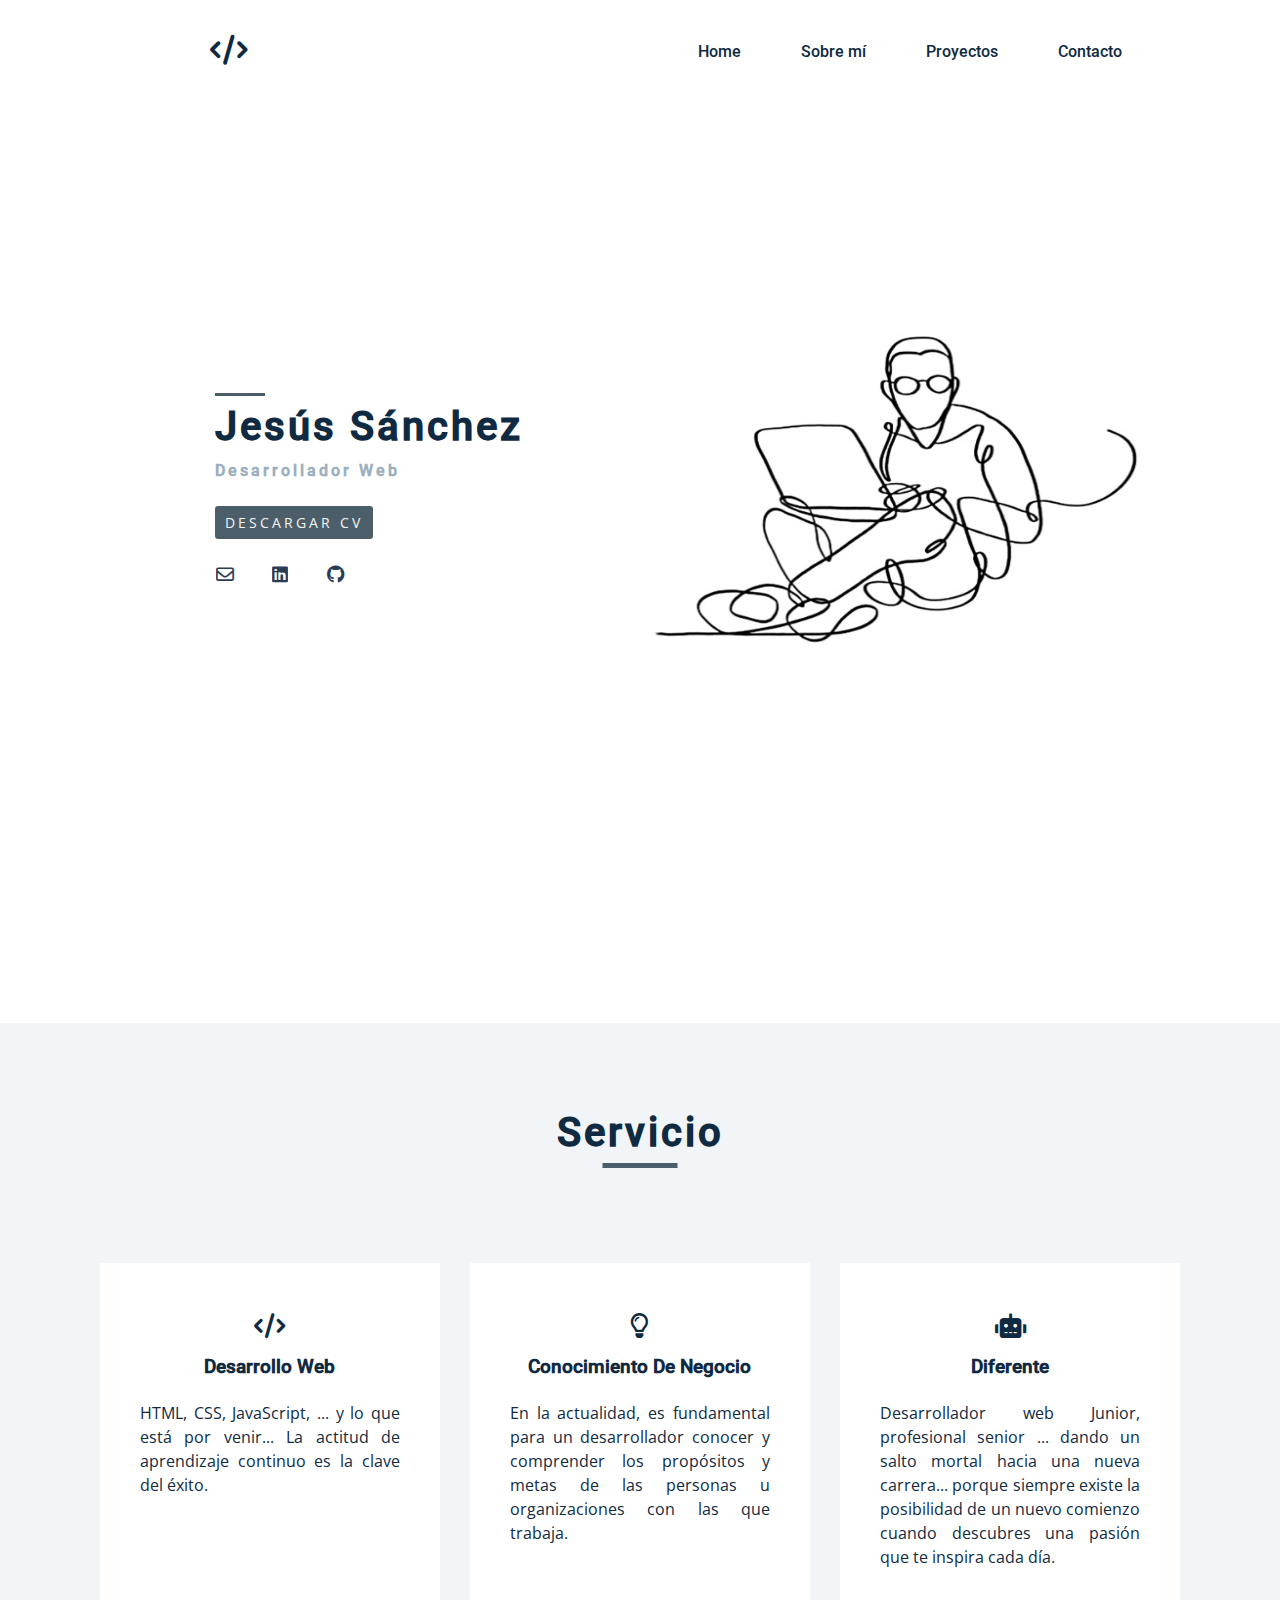
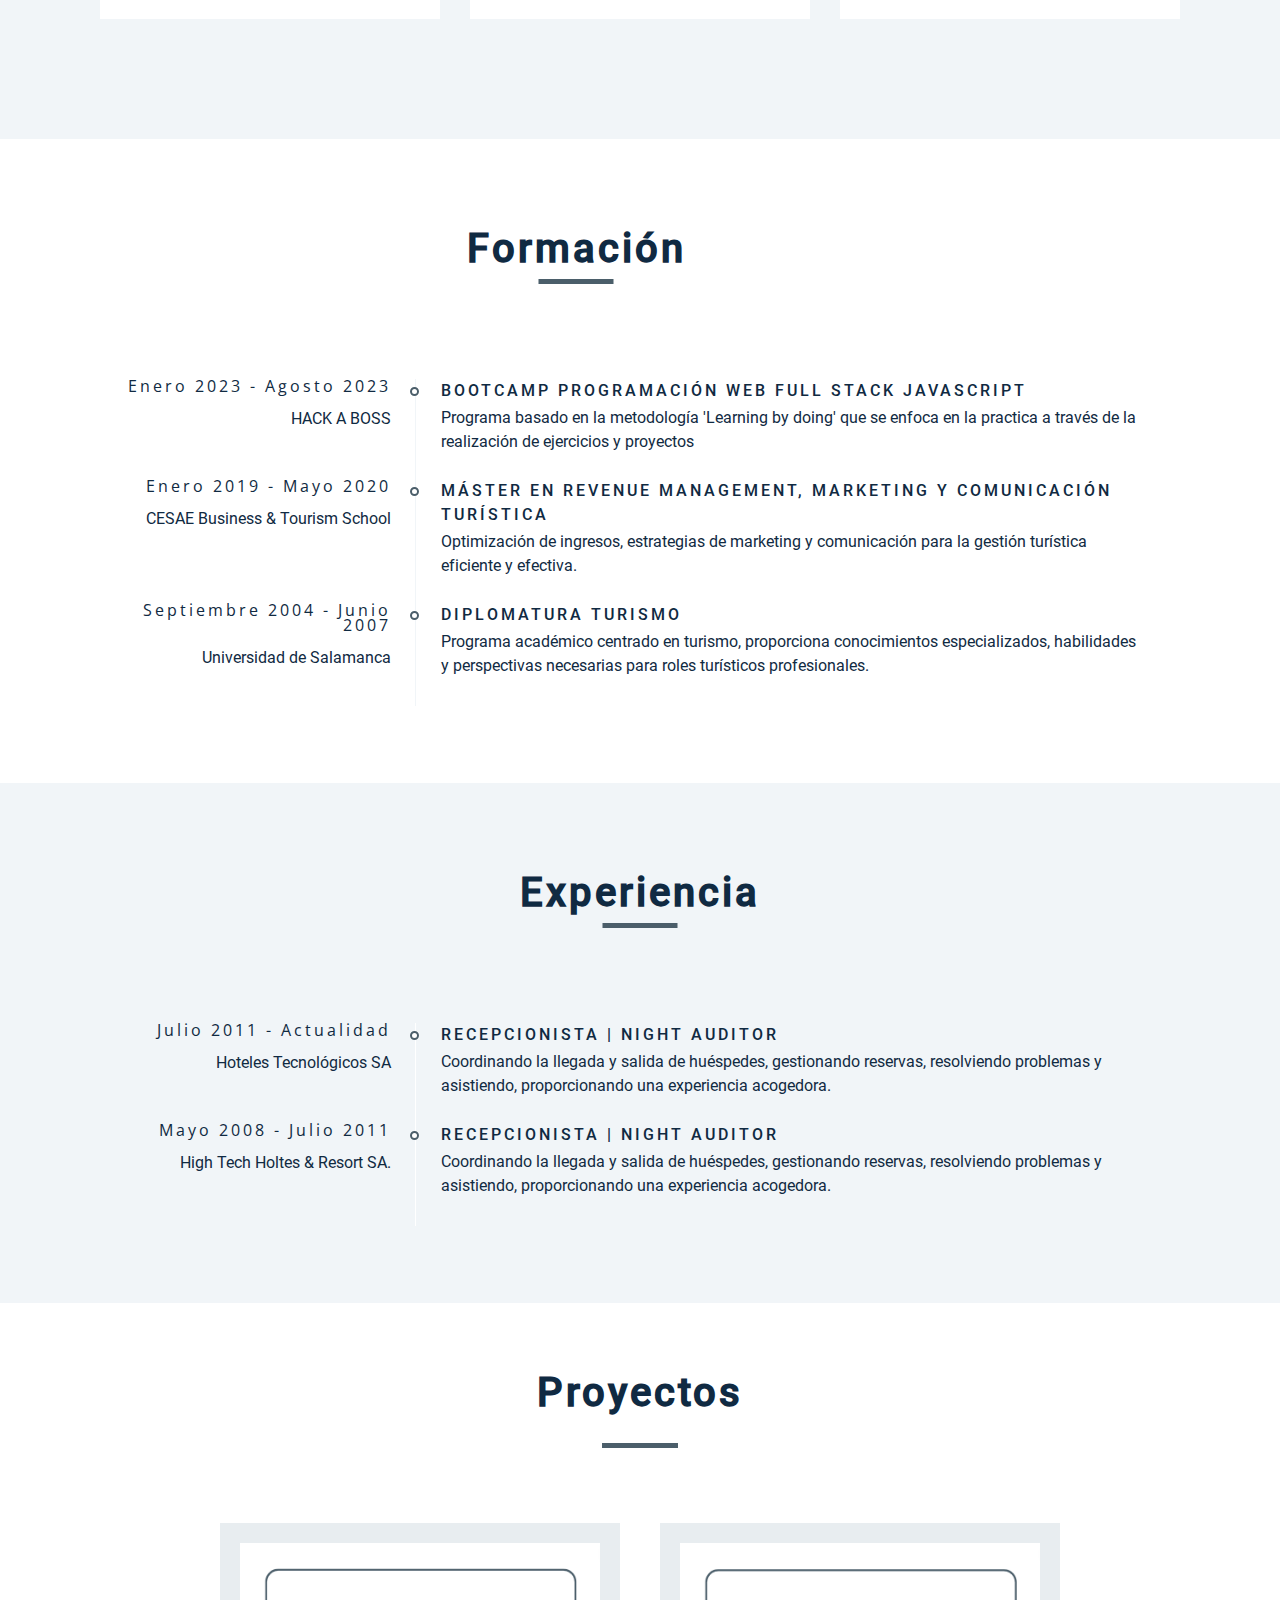
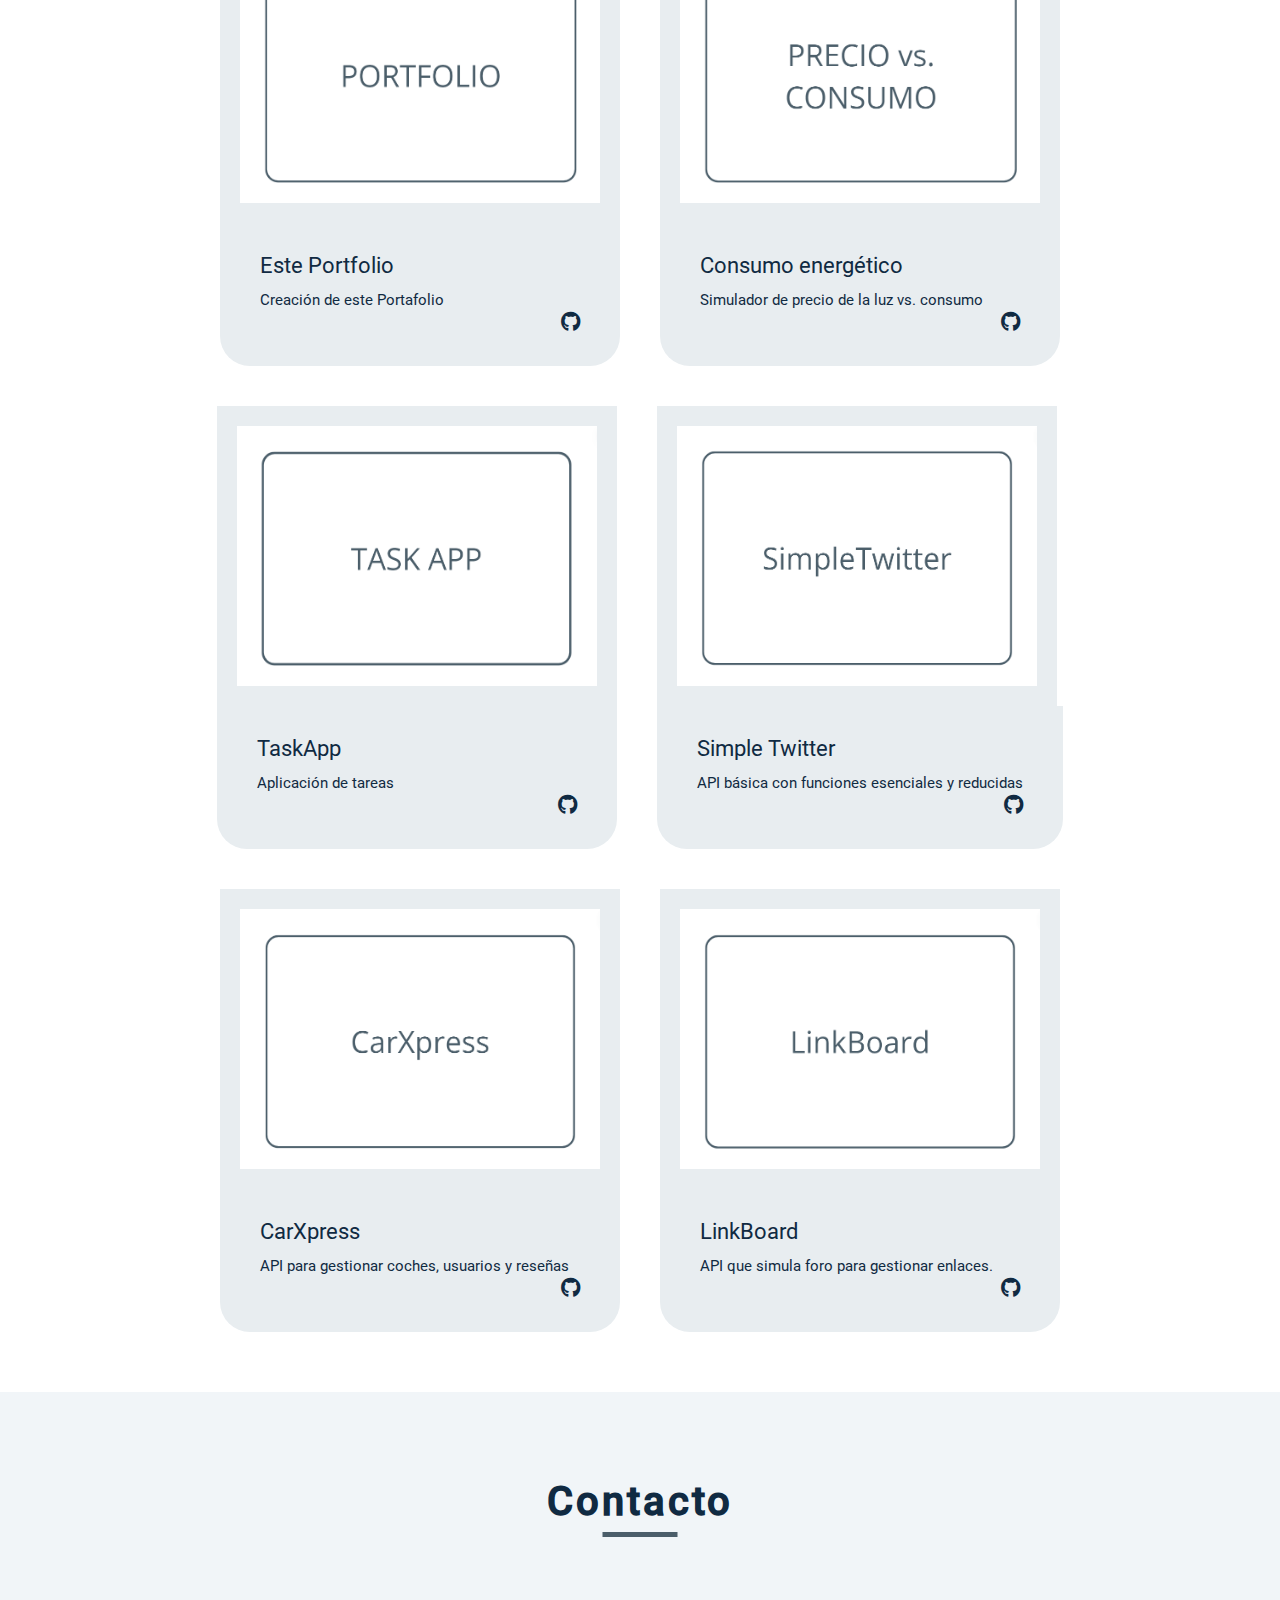
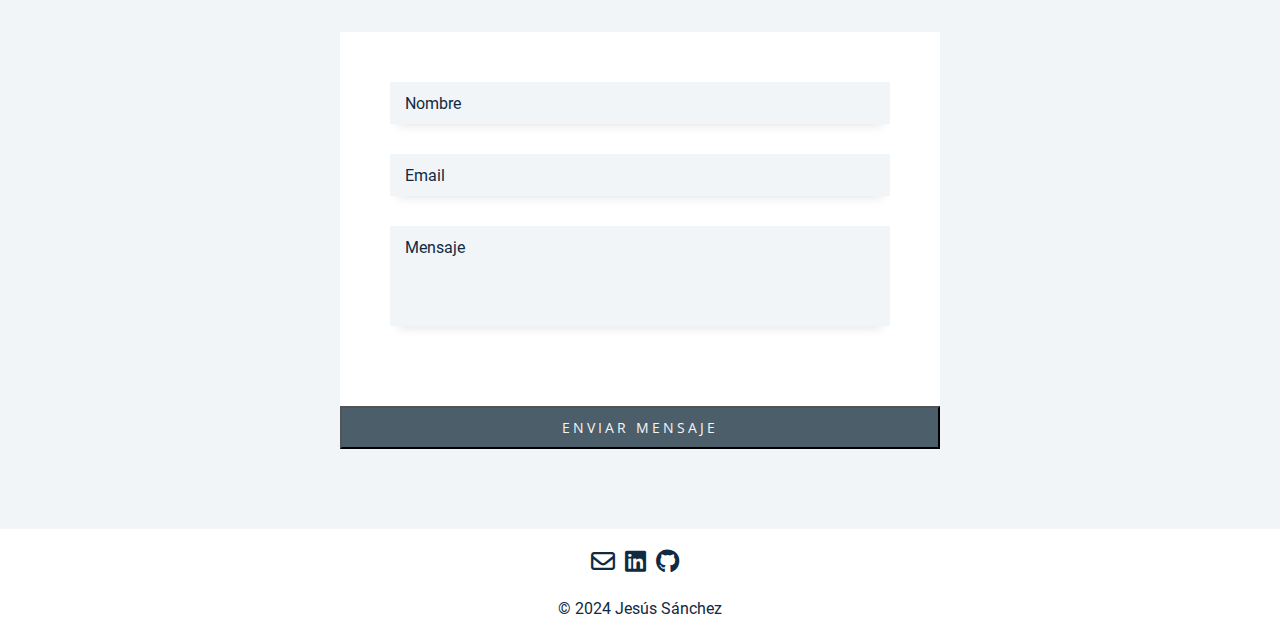
<file: index.html>
<!DOCTYPE html>
<html lang="es">
    <head>
        <meta charset="UTF-8" />
        <link rel="icon" href="./assests/img/favicon (4).ico" />
        <meta
            name="viewport"
            content="width=device-width, initial-scale=1, maxim-scale=1"
        />



        <link
            rel="stylesheet"
            href="./assests/fonts/fontawesome-free-6.1.2-web/css/all.min.css"
        />
        <link rel="stylesheet" href="./assests/fonts/roboto/roboto.css" />
        <link rel="stylesheet" href="./assests/fonts/OpenSans/openSans.css" />

        <link rel="stylesheet" href="./assests/css/reset.css" />
        <link rel="stylesheet" href="./assests/css/style.css" />
        <link rel="stylesheet" href="./assests/css/responsive.css" />



        <script src="./js/buttonScroll.js" defer></script>
        <script src="./js/menuResponsive.js" defer></script>

        <title>Portfolio | Jesus Sanchez</title>
    </head>
    <body>


        <!-- MENU NAVEGACION RESPONSIVE -->

        <div class="menu-responsive">
            <button class="menu-responsive__close">
                <i class="menu-responsibe__icon-close fa-solid fa-xmark"></i>
            </button>

            <div class="menu-responsive__body">
                <nav class="menu-responsive__nav">
                    <ul class="menu-responsive__list">
                        <li class="menu-responsive__item">
                            <a href="./index.html" class="menu-responsive__link"
                                >Home</a
                            >
                        </li>

                        <li class="menu-responsive__item">
                            <a
                                href="./sobre-mi.html"
                                class="menu-responsive_link"
                                >Sobre mí</a
                            >
                        </li>

                        <li class="menu-responsive__item">
                            <a
                                href="./proyectos.html"
                                class="menu-responsive__link"
                                >Proyectos</a
                            >
                        </li>

                        <li class="menu-responsive__item">
                            <a
                                href="./contacto.html"
                                class="menu-responsive__link"
                                >Contacto</a
                            >
                        </li>
                    </ul>
                </nav>
            </div>
        </div>



        <!-- LAYOUT PRINCIPAL O ESTRUCTURA PRINCIAL -->

        <div class="layout">
            <section class="layout__menu">
                <header class="menu__navbar">
                    <!-- LOGO -->
                    <div class="navbar__logo">
                        <i class="navbar__icon fa-solid fa-code"></i>
                    </div>

                    <!--  BOTÓN DE MENÚ RESPONSIVE-->

                    <div class="navbar__responsive-btn">
                        <button class="responsive-btn__wrap">
                            <span class="responsive-btn__line"></span>
                            <span class="responsive-btn__line"></span>
                            <span class="responsive-btn__line"></span>
                        </button>
                    </div>

                    <!-- NAVEGACION -->
                    <nav class="navbar__nav">
                        <ul class="nav__list">
                            <li class="nav__item">
                                <a href="./index.html" class="nav__title"
                                    >Home</a
                                >
                            </li>

                            <li class="nav__item">
                                <a href="./sobre-mi.html" class="nav__title"
                                    >Sobre mí</a
                                >
                            </li>

                            <li class="nav__item">
                                <a href="./proyectos.html" class="nav__title"
                                    >Proyectos</a
                                >
                            </li>

                            <li class="nav__item">
                                <a href="./contacto.html" class="nav__title"
                                    >Contacto</a
                                >
                            </li>
                        </ul>
                    </nav>
                </header>
            </section>

            <!-- USER-INFO-->

            <section class="layout__user-info">
                <div class="user-info__content">
                    <h1 class="user-info__name">Jesús Sánchez</h1>
                    <h4 class="user-info__job">Desarrollador Web </h4>

                    <a
                        href="./assests/docs/currículum.pdf"
                        download="Curriculum_Jesus_Sanchez.pdf"
                        class="user-info__btn"
                        >Descargar CV</a
                    >
                </div>

                <div class="user-info__links">
                    <ul class="links__social">
                        <li class="social__option">
                            <a href="mailto:jesus-sanchezl@outlook.es" class="social__link">
                                <i
                                    class="social__icon fa-regular fa-envelope"
                                ></i>
                            </a>
                        </li>

                        <li class="social__option">
                            <a href="https://www.linkedin.com/in/jesus-sanchezl/" class="social__link">
                                <i
                                    class="social__icon fa-brands fa-linkedin"
                                ></i>
                            </a>
                        </li>

                        <li class="social__option">
                            <a href="https://github.com/jesus-sanchezl" class="social__link">
                                <i class="social__icon fa-brands fa-github"></i>
                            </a>
                        </li>
                    </ul>
                </div>

                <div class="user-info__img">
                    <img
                        src="./assests/img/Imagen1.jpg"
                        class="user-info__img-principal"
                        alt="imagen principal"
                    />
                </div>
            </section>

            <!-- SERVICIOS -->

            <section class="layout__services">
                <header class="services__header">
                    <h2 class="services__title">Servicio</h2>
                </header>

                <div class="services__list">
                    <article class="services__service">
                        <div class="service__content">
                            <i class="service__icon fa-solid fa-code"></i>
                            <h3 class="service__title">Desarrollo Web</h3>
                            <p class="service__description">
                                HTML, CSS, JavaScript, ... y lo que
                                está por venir... La actitud de aprendizaje
                                continuo es la clave del éxito.
                            </p>
                        </div>
                    </article>

                    <article class="services__service">
                        <div class="service__content">
                            <i
                                class="service__icon fa-regular fa-lightbulb"
                            ></i>
                            
                            <h3 class="service__title">
                                Conocimiento De Negocio
                            </h3>

                            <p class="service__description">
                                En la actualidad, es fundamental para un
                                desarrollador conocer y comprender los
                                propósitos y metas de las personas u
                                organizaciones con las que trabaja.
                            </p>
                        </div>
                    </article>

                    <article class="services__service">
                        <div class="service__content">
                            <i class="service__icon fa-solid fa-robot"></i>
                        
                            <h3 class="service__title">Diferente</h3>

                            <p class="service__description">
                                Desarrollador web Junior, profesional senior ...
                                dando un salto mortal hacia una nueva carrera...
                                porque siempre existe la posibilidad de un nuevo
                                comienzo cuando descubres una pasión que te
                                inspira cada día.
                            </p>
                        </div>
                    </article>
                </div>
            </section>

            <!-- FORMACION  -->

            <section class="layout__education">
                <header class="education__header">
                    <h2 class="education__title">Formación</h2>
                </header>

                <div class="education__container">
                    <section class="education__content">
                        <div class="education__timelines">
                            <article class="timelines__timeline">
                                <header class="timeline__header">
                                    <h4 class="timeline__year">
                                        Enero 2023 - Agosto 2023
                                    </h4>
                                    <span class="timeline__compay"
                                        >HACK A BOSS</span
                                    >
                                </header>

                                <div class="timeline__divider"></div>

                                <div class="timeline__description">
                                    <h3 class="timeline__title">
                                        BOOTCAMP PROGRAMACIÓN WEB FULL STACK
                                        JAVASCRIPT
                                    </h3>
                                    <p class="timeline__text">
                                        Programa basado en la metodología
                                        'Learning by doing' que se enfoca en la
                                        practica a través de la realización de
                                        ejercicios y proyectos
                                    </p>
                                </div>
                            </article>

                            <article class="timelines__timeline">
                                <header class="timeline__header">
                                    <h4 class="timeline__year">
                                        Enero 2019 - Mayo 2020
                                    </h4>
                                    <span class="timeline__compay"
                                        >CESAE Business & Tourism School</span
                                    >
                                </header>

                                <div class="timeline__divider"></div>

                                <div class="timeline__description">
                                    <h3 class="timeline__title">
                                        MÁSTER EN REVENUE MANAGEMENT, MARKETING
                                        Y COMUNICACIÓN TURÍSTICA
                                    </h3>
                                    <p class="timeline__text">
                                        Optimización de ingresos, estrategias de
                                        marketing y comunicación para la gestión
                                        turística eficiente y efectiva.
                                    </p>
                                </div>
                            </article>

                            <article class="timelines__timeline">
                                <header class="timeline__header">
                                    <h4 class="timeline__year">
                                        Septiembre 2004 - Junio 2007
                                    </h4>
                                    <span class="timeline__compay"
                                        >Universidad de Salamanca</span
                                    >
                                </header>

                                <div class="timeline__divider"></div>

                                <div class="timeline__description">
                                    <h3 class="timeline__title">
                                        DIPLOMATURA TURISMO
                                    </h3>
                                    <p class="timeline__text">
                                        Programa académico centrado en turismo,
                                        proporciona conocimientos
                                        especializados, habilidades y
                                        perspectivas necesarias para roles
                                        turísticos profesionales.
                                    </p>
                                </div>
                            </article>
                        </div>
                    </section>
                </div>
            </section>

            <!-- EXPERIENCIA -->

            <section class="layout__jobs">
                <header class="jobs__header">
                    <h2 class="jobs__title">Experiencia</h2>
                </header>

                <div class="job__container">
                    <section class="job__content">
                        <div class="job__timelines">
                            <article class="timelines__timeline">
                                <header class="timeline__header">
                                    <h4 class="timeline__year">
                                        Julio 2011 - Actualidad
                                    </h4>
                                    <span class="timeline__compay"
                                        >Hoteles Tecnológicos SA</span
                                    >
                                </header>

                                <div class="timeline__divider--job"></div>

                                <div class="timeline__description">
                                    <h3 class="timeline__title">
                                        RECEPCIONISTA | NIGHT AUDITOR
                                    </h3>
                                    <p class="timeline__text">
                                        Coordinando la llegada y salida de
                                        huéspedes, gestionando reservas,
                                        resolviendo problemas y asistiendo,
                                        proporcionando una experiencia
                                        acogedora.
                                    </p>
                                </div>
                            </article>

                            <article class="timelines__timeline">
                                <header class="timeline__header">
                                    <h4 class="timeline__year">
                                        Mayo 2008 - Julio 2011
                                    </h4>
                                    <span class="timeline__compay"
                                        >High Tech Holtes & Resort SA.</span
                                    >
                                </header>

                                <div class="timeline__divider--job"></div>

                                <div class="timeline__description">
                                    <h3 class="timeline__title">
                                        RECEPCIONISTA | NIGHT AUDITOR
                                    </h3>
                                    <p class="timeline__text">
                                        Coordinando la llegada y salida de
                                        huéspedes, gestionando reservas,
                                        resolviendo problemas y asistiendo,
                                        proporcionando una experiencia
                                        acogedora.
                                    </p>
                                </div>
                            </article>
                        </div>
                    </section>
                </div>
            </section>

            <!-- PROYECTOS -->

            <section class="layout__projects">
                <header class="projects__header">
                    <h2 class="projects__title">Proyectos</h2>
                </header>

                <div class="projects__content">
                    <div class="projects__all">
                        <article class="projects__project">
                            <div class="project__container-img">
                                <img
                                    src="./assests/img/img portfolio.png"
                                    class="project__img"
                                    alt="Imagen de un proyecto"
                                />
                            </div>

                            <div class="project__content">
                                <h3 class="project__title">Este Portfolio</h3>

                                <div class="project__tags">
                                                <p class="project__tag">Creación de este Portafolio</p>
                                
                                </div>

                                <div class="project__icon">
                                    <a href="#" class="project__icon-link">
                                        <i
                                            class="project__icon-github fa-brands fa-github"
                                        ></i>
                                    </a>
                                </div>
                            </div>
                        </article>

                        <article class="projects__project">
                            <div class="project__container-img">
                                <img
                                    src="assests/img/img luz.png"
                                    class="project__img"
                                    alt="Imagen de un proyecto"
                                />
                            </div>

                            <div class="project__content">
                                <h3 class="project__title">Consumo energético</h3>

                                <div class="project__tags">
                                                <p class="project__tag">Simulador de precio de la luz vs. consumo</p>

                                </div>

                                <div class="project__icon">
                                    <a href="https://github.com/jesus-sanchezl/Proyecto-Luz" class="project__icon-link">
                                        <i
                                            class="project__icon-github fa-brands fa-github"
                                        ></i>
                                    </a>
                                </div>
                            </div>
                        </article>

                        <article class="projects__project">
                            <div class="project__container-img">
                                <img
                                    src="assests/img/img task app.png"
                                    class="project__img"
                                    alt="Imagen de un proyecto"
                                />
                            </div>

                            <div class="project__content">
                                <h3 class="project__title">TaskApp</h3>

                                <div class="project__tags">
                                    <p class="project__tag">Aplicación de tareas</p>

                                </div>

                                <div class="project__icon">
                                    <a href="https://github.com/jesus-sanchezl/Task-App" class="project__icon-link">
                                        <i
                                            class="project__icon-github fa-brands fa-github"
                                        ></i>
                                    </a>
                                </div>
                            </div>
                        </article>

                        <article class="projects__project">
                              <div class="project__container-img">
                                  <img
                                      src="assests/img/SimpleTwitter.png"
                                      class="project__img"
                                      alt="Imagen de un proyecto"
                                  />
                              </div>
  
                              <div class="project__content">
                                  <h3 class="project__title">Simple Twitter</h3>
  
                                  <div class="project__tags">
                                                  <p class="project__tag">API básica con funciones esenciales y reducidas</p>
  
                                  </div>
  
                                  <div class="project__icon">
                                      <a href="https://github.com/jesus-sanchezl/SimpleTwitter" class="project__icon-link">
                                          <i
                                              class="project__icon-github fa-brands fa-github"
                                          ></i>
                                      </a>
                                  </div>
                              </div>
                        </article>

                        <article class="projects__project">
                              <div class="project__container-img">
                                  <img
                                      src="assests/img/CarXpress.png"
                                      class="project__img"
                                      alt="Imagen de un proyecto"
                                  />
                              </div>
  
                              <div class="project__content">
                                  <h3 class="project__title">CarXpress</h3>
  
                                  <div class="project__tags">
                                                  <p class="project__tag">API para gestionar coches, usuarios y reseñas</p>
  
                                  </div>
  
                                  <div class="project__icon">
                                      <a href="https://github.com/jesus-sanchezl/CarXpress" class="project__icon-link">
                                          <i
                                              class="project__icon-github fa-brands fa-github"
                                          ></i>
                                      </a>
                                  </div>
                              </div>
                        </article>

                        <article class="projects__project">
                              <div class="project__container-img">
                                  <img
                                      src="assests/img/LinkBoard.png"
                                      class="project__img"
                                      alt="Imagen de un proyecto"
                                  />
                              </div>
  
                              <div class="project__content">
                                  <h3 class="project__title">LinkBoard</h3>
  
                                  <div class="project__tags">
                                                  <p class="project__tag">API que simula foro para gestionar enlaces.</p>
  
                                  </div>
  
                                  <div class="project__icon">
                                      <a href="https://github.com/jesus-sanchezl/LinkBoard" class="project__icon-link">
                                          <i
                                              class="project__icon-github fa-brands fa-github"
                                          ></i>
                                      </a>
                                  </div>
                              </div>
                          </article>
  

                        
  
  
                    </div>
                </div>
            </section>

            <!-- CONTACTO -->
            <section class="layout__contact">
                <header class="contact__header">
                    <h2 class="contact__title">Contacto</h2>
                </header>

                <section class="contact__container">
                    <div class="contact__form">
                        <div class="form__group">
                            <input
                                type="text"
                                class="form__input"
                                name="name"
                                required
                                placeholder="Nombre"
                            />
                            <label for="name" class="form__label">Nombre</label>
                        </div>

                        <div class="form__group">
                            <input
                                type="email"
                                class="form__input"
                                name="email"
                                required
                                placeholder="Email"
                            />
                            <label for="email" class="form__label">Email</label>
                        </div>

                        <div class="form__group form__group--textarea">
                            <textarea
                                class="form__input form__input--textarea"
                                name="message"
                                required
                                placeholder="Mensaje"
                            ></textarea>
                            <label for="message" class="form__label"
                                >Mensaje</label
                            >
                        </div>
                    </div>

                    <input
                        type="submit"
                        class="form__button"
                        value="Enviar mensaje"
                    />
                </section>
            </section>

            <!-- FOOTER -->

            <footer class="layout__footer">
                <div class="footer__container">
                    <section class="footer__top">
                        <ul class="footer__social">
                            <li class="social__item">
                                <a href="mailto:jesus-sanchezl@outlook.es" class="social__footer">
                                    <i
                                        class="social__img fa-regular fa-envelope"
                                    ></i>
                                </a>
                            </li>

                            <li class="social__item">
                                <a href="https://www.linkedin.com/in/jesus-sanchezl/" class="social__footer">
                                    <i
                                        class="social__img fa-brands fa-linkedin"
                                    ></i>
                                </a>
                            </li>

                            <li class="social__item">
                                <a href="https://github.com/jesus-sanchezl" class="social__footer">
                                    <i
                                        class="social__img fa-brands fa-github"
                                    ></i>
                                </a>
                            </li>
                        </ul>
                    </section>

                    <section class="footer bottom">
                        <div class="footer__copyrigth">
                            <span class="coyright__text">
                                &copy; 2024 Jesús Sánchez
                            </span>
                        </div>
                    </section>
                </div>
            </footer>

            <!-- BOTON SCROLL -->

            <button class="layout__button" id="scrollToTopBtn">
                <i class="button__icon fa-solid fa-angles-up"></i>
            </button>
        </div>
    </body>
</html>
</file>
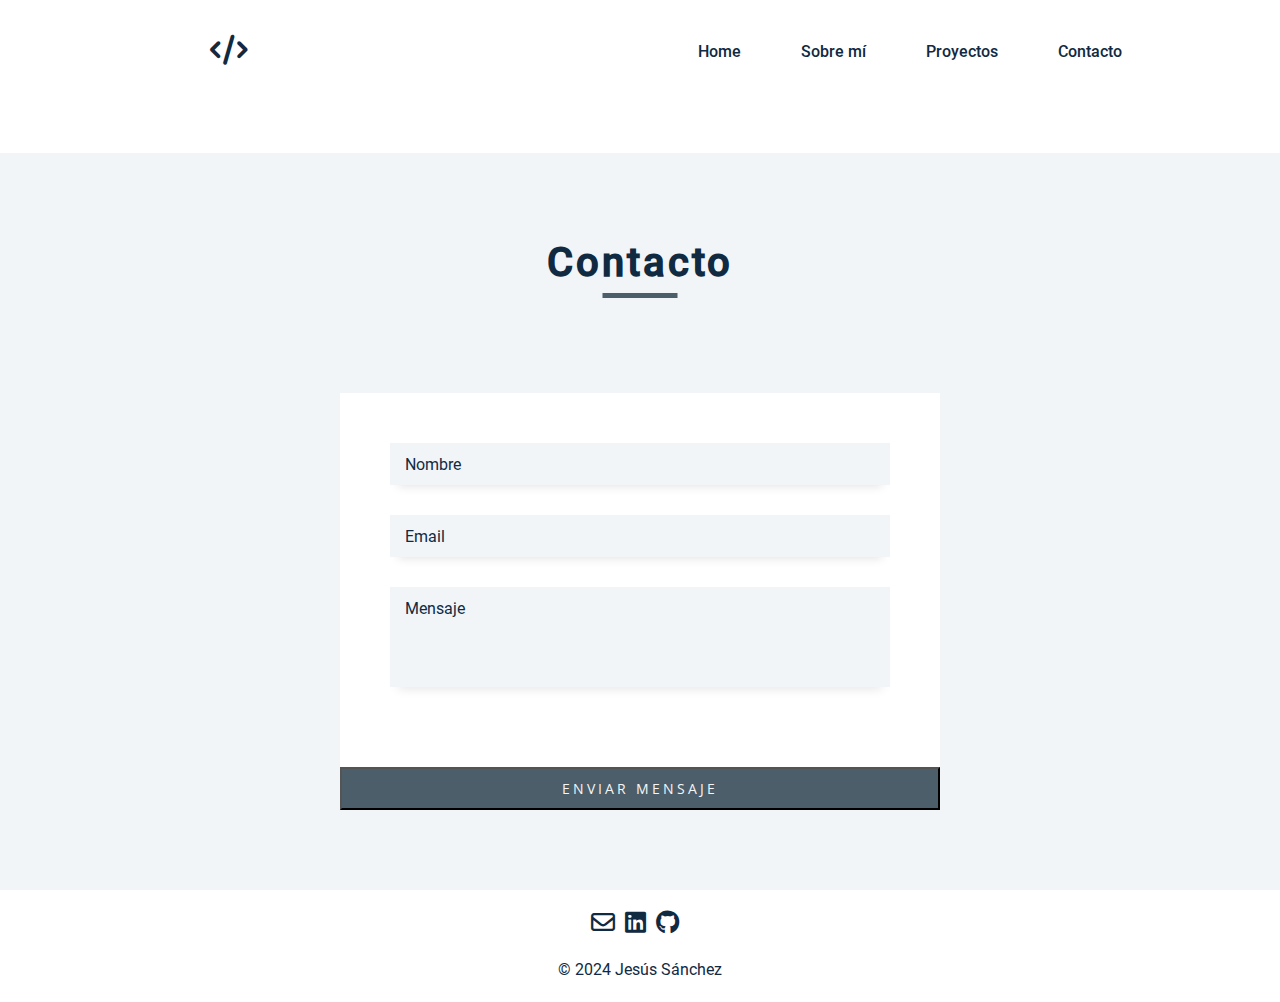
<file: contacto.html>
<!DOCTYPE html>
<html lang="es">
    <head>
        <meta charset="UTF-8" />
        <link rel="icon" href="./assests/img/favicon (4).ico" />
        <meta name="viewport" content="width=device-width, initial-scale=1.0" />


      <link rel="stylesheet" href="./assests/fonts/fontawesome-free-6.1.2-web/css/all.min.css">
        <link rel="stylesheet" href="./assests/fonts/roboto/roboto.css" />
        <link rel="stylesheet" href="./assests/fonts/OpenSans/openSans.css" />

    
        <link rel="stylesheet" href="./assests/css/reset.css" />
        <link rel="stylesheet" href="./assests/css/style.css" />
        <link rel="stylesheet" href="./assests/css/responsive.css"/>

        <script src="./js/menuResponsive.js" defer></script>

        <title>Portfolio | Jesus Sanchez</title>
    </head>
    <body>

 <!-- MENU NAVEGACION RESPONSIVE -->

        <div class="menu-responsive">

                <button class="menu-responsive__close">
                    <i
                        class="menu-responsibe__icon-close fa-solid fa-xmark"
                    ></i>
                </button>

            <div class="menu-responsive__body">

                <nav class="menu-responsive__nav">
                                <ul class="menu-responsive__list">
                                    <li class="menu-responsive__item">
                                        <a href="./index.html" class="menu-responsive__link"
                                            >Home</a
                                        >
                                    </li>
        
                                    <li class="menu-responsive__item">
                                        <a href="./sobre-mi.html" class="menu-responsive_link"
                                            >Sobre mí</a
                                        >
                                    </li>
        
                                    <li class="menu-responsive__item">
                                        <a href="./proyectos.html" class="menu-responsive__link"
                                            >Proyectos</a
                                        >
                                    </li>
        
                                    <li class="menu-responsive__item">
                                        <a href="./contacto.html" class="menu-responsive__link"
                                            >Contacto</a
                                        >
                                    </li>
                                </ul>
                            </nav>


            </div>
        </div>

                

<!-- MENU -->

                                <section class="layout__menu">
                                                <div class="menu__navbar">

                                                                <!-- LOGO -->
                                                                <div class="navbar__logo">


                                                                                <i class=" navbar__icon fa-solid fa-code"></i>
                                                                </div>


<!--  BOTÓN DE MENÚ RESPONSIVE-->

                    <div class="navbar__responsive-btn">
                                <button class="responsive-btn__wrap">
                                    <span class="responsive-btn__line"></span>
                                    <span class="responsive-btn__line"></span>
                                    <span class="responsive-btn__line"></span>
                                </button>
                            </div>



                <!-- NAVEGACION -->
                                                                <div class="navbar__nav">
                                                                                <ul class="nav__list">
                                                                                                <li class="nav__item">
                                                                                                                <a href="./index.html" class="nav__title">Home</a>
                                                                                                </li>

                                                                                                <li class="nav__item">
                                                                                                                <a href="./sobre-mi.html" class="nav__title">Sobre mí</a>
                                                                                                </li>

                                                                                                <li class="nav__item">
                                                                                                                <a href="./proyectos.html" class="nav__title">Proyectos</a>
                                                                                                </li>

                                                                                                <li class="nav__item">
                                                                                                                <a href="./contacto.html" class="nav__title">Contacto</a>
                                                                                                </li>

                                                                                </ul>

                                                                </div>
                                                </div>
                                </section>

                
                <!-- CONTACTO -->
                
                                <section class="layout__contact">
                                                <header class="contact__header">
                                                                <h2 class="contact__title">Contacto</h2>
                                                </header>

                                                <section class="contact__container">

                                                                <div class="contact__form">

                                                                                <div class="form__group">
                                                                                                <input type="text" class="form__input" name="name"required placeholder="Nombre" />
                                                                                                <label for="name" class="form__label">Nombre</label>
                                                                                </div>

                                                                                <div class="form__group">
                                                                                                <input type="email" class="form__input" name="email"required placeholder="Email" />
                                                                                                <label for="email" class="form__label">Email</label>
                                                                                </div>

                                                                                <div class="form__group form__group--textarea">
                                                                                                <textarea class="form__input form__input--textarea" name="message"required placeholder="Mensaje"></textarea>
                                                                                                <label for="message" class="form__label">Mensaje</label>
                                                                                </div>

                                                                </div>


                                                                <input type="submit" class="form__button" value="Enviar mensaje"/>



                                                </section>


                                </section>




                                 <!-- FOOTER -->

                                <footer class="layout__footer">
                                                <div class="footer__container">

                                                                <section class="footer__top">
                                                                                <ul class="footer__social">
                                                                                                <li class="social__item">
                                                                                                                <a href="mailto:jesus-sanchezl@outlook.es" class="social__footer">
                                                                                                                                <i class="social__img fa-regular fa-envelope"></i>
                                                                                                                </a>
                                                                                                </li>

                                                                                                <li class="social__item">
                                                                                                                <a href="https://www.linkedin.com/in/jesus-sanchezl/" class="social__footer">
                                                                                                                                <i class="social__img fa-brands fa-linkedin"></i>
                                                                                                                </a>
                                                                                                </li>



                                                                                                <li class="social__item">
                                                                                                                <a href="https://github.com/jesus-sanchezl" class="social__footer">
                                                                                                                                <i class="social__img fa-brands fa-github"></i>
                                                                                                                </a>
                                                                                                </li>

                                                                                </ul>


                                                                </section>


                                                                <section class="footer bottom">
                                                                                <div class="footer__copyrigth">
                                                                                                <span class="coyright__text">
                                                                                                                &copy; 2024 Jesús Sánchez
                                                                                                </span>

                                                                                </div>

                                                                </section>
                                                                
                                                </div>

                                </footer>
</file>
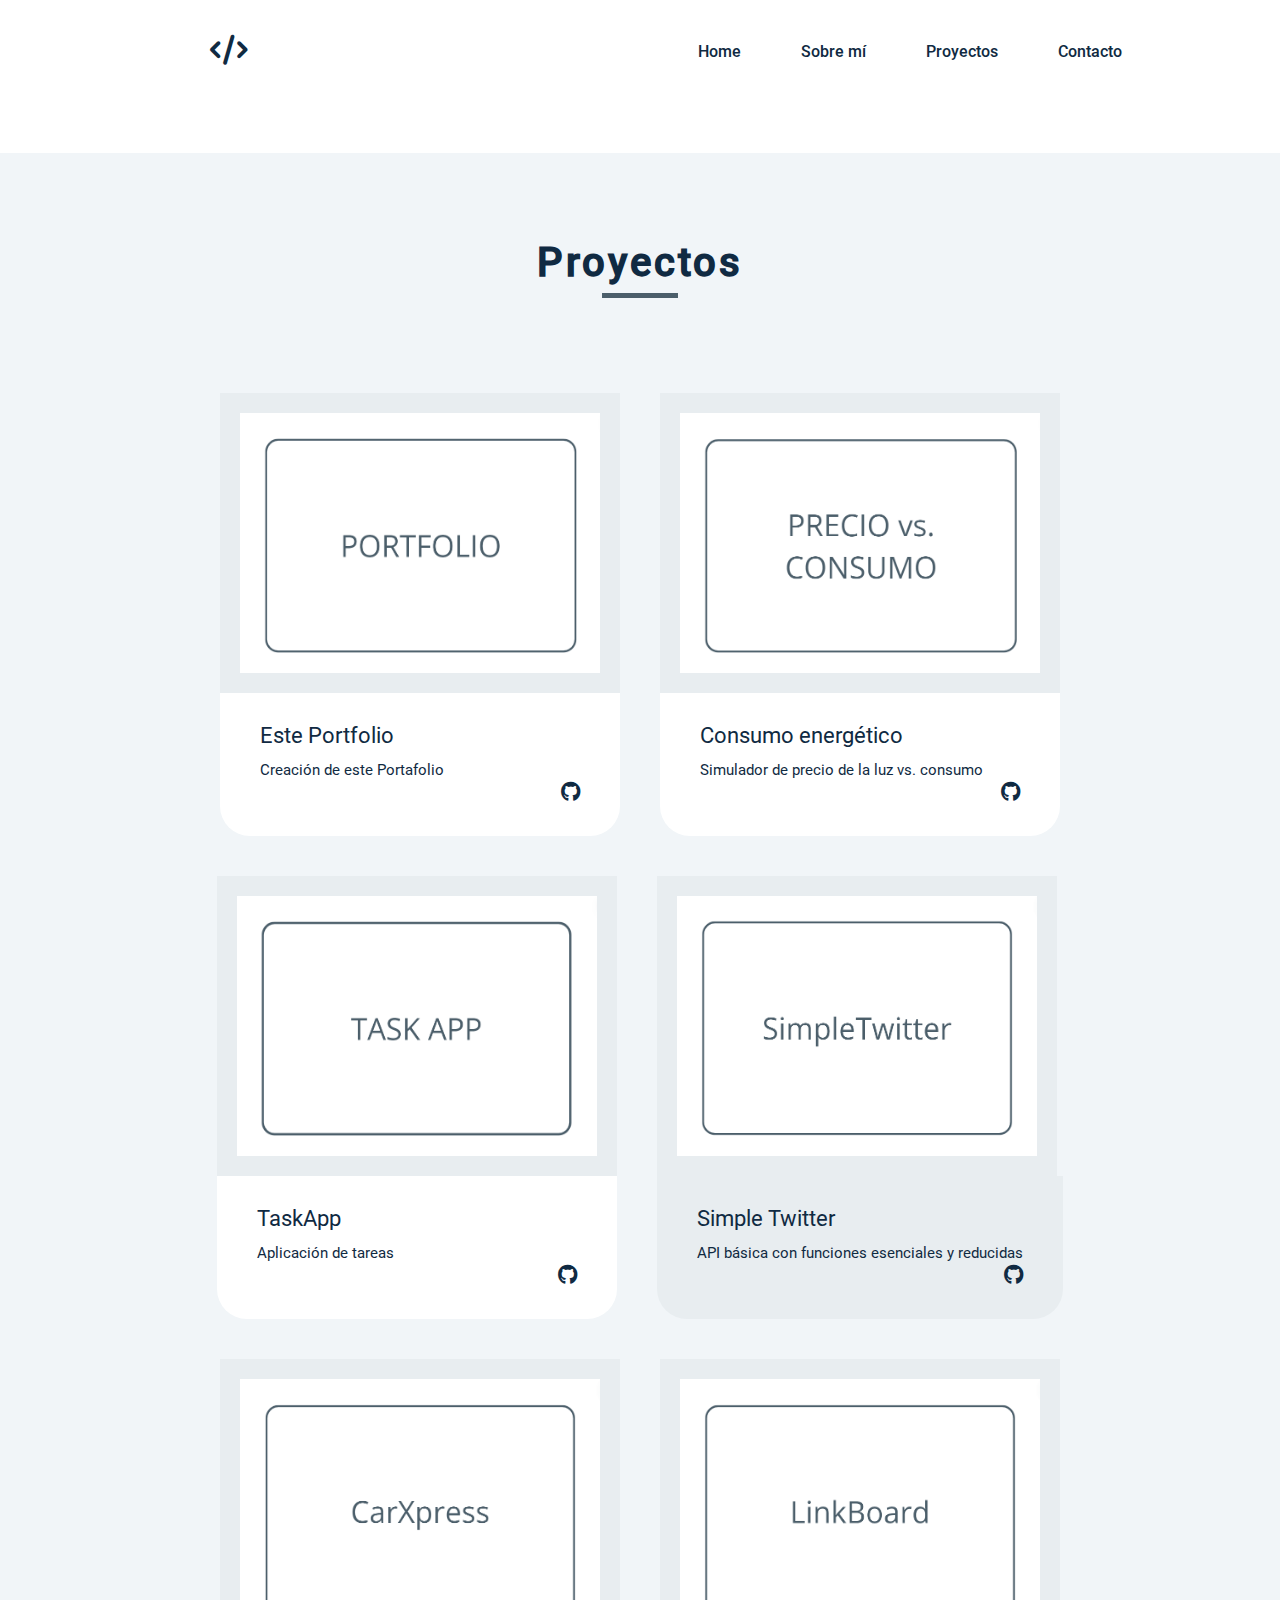
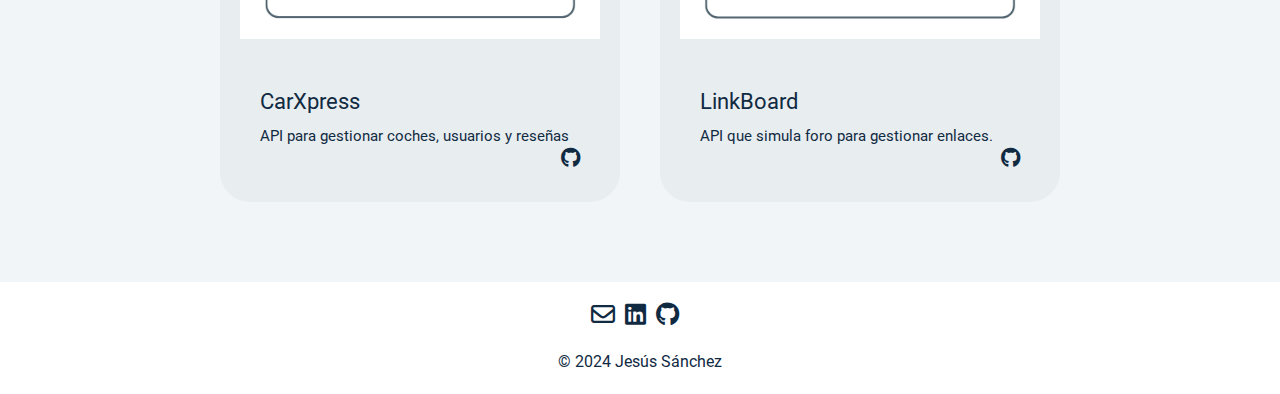
<file: proyectos.html>
<!DOCTYPE html>
<html lang="es">
    <head>
        <meta charset="UTF-8" />
        <link rel="icon" href="./assests/img/favicon (4).ico" />
        <meta name="viewport" content="width=device-width, initial-scale=1.0" />

 

      <link rel="stylesheet" href="./assests/fonts/fontawesome-free-6.1.2-web/css/all.min.css">
        <link rel="stylesheet" href="./assests/fonts/roboto/roboto.css" />
        <link rel="stylesheet" href="./assests/fonts/OpenSans/openSans.css" />

        
        <link rel="stylesheet" href="./assests/css/reset.css" />
        <link rel="stylesheet" href="./assests/css/style.css" />
        <link rel="stylesheet" href="./assests/css/responsive.css"/>

     <script src="./js/buttonScroll.js" defer ></script>
     <script src="./js/menuResponsive.js" defer></script>

        <title>Portfolio | Jesus Sanchez</title>
    </head>
    <body>

                                        <!-- MENU NAVEGACION RESPONSIVE -->

        <div class="menu-responsive">

                <button class="menu-responsive__close">
                    <i
                        class="menu-responsibe__icon-close fa-solid fa-xmark"
                    ></i>
                </button>

            <div class="menu-responsive__body">

                <nav class="menu-responsive__nav">
                                <ul class="menu-responsive__list">
                                    <li class="menu-responsive__item">
                                        <a href="./index.html" class="menu-responsive__link"
                                            >Home</a
                                        >
                                    </li>
        
                                    <li class="menu-responsive__item">
                                        <a href="./sobre-mi.html" class="menu-responsive_link"
                                            >Sobre mí</a
                                        >
                                    </li>
        
                                    <li class="menu-responsive__item">
                                        <a href="./proyectos.html" class="menu-responsive__link"
                                            >Proyectos</a
                                        >
                                    </li>
        
                                    <li class="menu-responsive__item">
                                        <a href="./contacto.html" class="menu-responsive__link"
                                            >Contacto</a
                                        >
                                    </li>
                                </ul>
                            </nav>


            </div>
        </div>

                

                                <!-- MENU -->

                                <section class="layout__menu">
                                                <div class="menu__navbar">

                                                                <!-- LOGO -->
                                                                <div class="navbar__logo">


                                                                                <i class=" navbar__icon fa-solid fa-code"></i>
                                                                </div>

<!--  BOTÓN DE MENÚ RESPONSIVE-->

                    <div class="navbar__responsive-btn">
                                <button class="responsive-btn__wrap">
                                    <span class="responsive-btn__line"></span>
                                    <span class="responsive-btn__line"></span>
                                    <span class="responsive-btn__line"></span>
                                </button>
                            </div>


<!-- NAVEGACION -->
                                                                <div class="navbar__nav">
                                                                                <ul class="nav__list">
                                                                                                <li class="nav__item">
                                                                                                                <a href="./index.html" class="nav__title">Home</a>
                                                                                                </li>

                                                                                                <li class="nav__item">
                                                                                                                <a href="./sobre-mi.html" class="nav__title">Sobre mí</a>
                                                                                                </li>

                                                                                                <li class="nav__item">
                                                                                                                <a href="./proyectos.html" class="nav__title">Proyectos</a>
                                                                                                </li>

                                                                                                <li class="nav__item">
                                                                                                                <a href="./contacto.html" class="nav__title">Contacto</a>
                                                                                                </li>

                                                                                </ul>

                                                                </div>
                                                </div>
                                </section>


<!-- PROYECTOS -->

                                <section class="layout__projects--section">

                                                <header class="projects__header">
                                                                <h2 class="projects__title">Proyectos</h2>
                                                </header>

                                                <div class="projects__content">


                                                                <div class="projects__all">

                                                                                <article class="projects__project">
                                                                                                <div class="project__container-img">
                                                                                                                <img src="assests/img/img portfolio.png" class="project__img" alt="Imagen de un proyecto" />

                                                                                                </div>

                                                                                                <div class="project__content--section">
                                                                                                                <h3 class="project__title">
                                                                                                                                Este Portfolio
                                                                                                                </h3>

                                                                                                                <div class="project__tags">
                                                                                                                                <p class="project__tag">Creación de este Portafolio</p>
                                                                                
                                                                                                                </div>
                                                                                

                                                                                                                <div class="project__icon">
                                                                                                                                <a href="#" class="project__icon-link">
                                                                                                                                                <i class="project__icon-github fa-brands fa-github"></i>
                                                                                                                                </a>
                                                                                                                </div>
                                                                                                </div>

                                                                                </article>





                                                                                <article class="projects__project">
                                                                                                <div class="project__container-img">
                                                                                                                <img src="assests/img/img luz.png" class="project__img" alt="Imagen de un proyecto" />

                                                                                                </div>

                                                                                                <div class="project__content--section">
                                                                                                                <h3 class="project__title">
                                                                                                                                Consumo energético
                                                                                                                </h3>

                                                                                                                <div class="project__tags">
                                                                                                                                <p class="project__tag">Simulador de precio de la luz vs. consumo</p>
                                                                                
                                                                                                                </div>
                                                                                

                                                                                                                <div class="project__icon">
                                                                                                                                <a href="https://github.com/jesus-sanchezl/Proyecto-Luz" class="project__icon-link">
                                                                                                                                                <i class="project__icon-github fa-brands fa-github"></i>
                                                                                                                                </a>
                                                                                                                </div>
                                                                                                </div>

                                                                                </article>




                                                                                <article class="projects__project">
                                                                                                <div class="project__container-img">
                                                                                                                <img src="assests/img/img task app.png" class="project__img" alt="Imagen de un proyecto" />

                                                                                                </div>

                                                                                                <div class="project__content--section">
                                                                                                                <h3 class="project__title">
                                                                                                                                TaskApp
                                                                                                                </h3>
                                                                                                                <div class="project__tags">
                                                                                                                                <p class="project__tag">Aplicación de tareas</p>
                                                                                
                                                                                                                </div>
                                                                                

                                                                                                                <div class="project__icon">
                                                                                                                                <a href="https://github.com/jesus-sanchezl/Task-App" class="project__icon-link">
                                                                                                                                                <i class="project__icon-github fa-brands fa-github"></i>
                                                                                                                                </a>
                                                                                                                </div>
                                                                                                </div>

                                                                                </article>

                                                                                <article class="projects__project">
                                                                                    <div class="project__container-img">
                                                                                        <img
                                                                                            src="assests/img/SimpleTwitter.png"
                                                                                            class="project__img"
                                                                                            alt="Imagen de un proyecto"
                                                                                        />
                                                                                    </div>
                                                        
                                                                                    <div class="project__content">
                                                                                        <h3 class="project__title">Simple Twitter</h3>
                                                        
                                                                                        <div class="project__tags">
                                                                                                        <p class="project__tag">API básica con funciones esenciales y reducidas</p>
                                                        
                                                                                        </div>
                                                        
                                                                                        <div class="project__icon">
                                                                                            <a href="https://github.com/jesus-sanchezl/SimpleTwitter" class="project__icon-link">
                                                                                                <i
                                                                                                    class="project__icon-github fa-brands fa-github"
                                                                                                ></i>
                                                                                            </a>
                                                                                        </div>
                                                                                    </div>
                                                                              </article>
                                                      
                                                                              <article class="projects__project">
                                                                                    <div class="project__container-img">
                                                                                        <img
                                                                                            src="assests/img/CarXpress.png"
                                                                                            class="project__img"
                                                                                            alt="Imagen de un proyecto"
                                                                                        />
                                                                                    </div>
                                                        
                                                                                    <div class="project__content">
                                                                                        <h3 class="project__title">CarXpress</h3>
                                                        
                                                                                        <div class="project__tags">
                                                                                                        <p class="project__tag">API para gestionar coches, usuarios y reseñas</p>
                                                        
                                                                                        </div>
                                                        
                                                                                        <div class="project__icon">
                                                                                            <a href="https://github.com/jesus-sanchezl/CarXpress" class="project__icon-link">
                                                                                                <i
                                                                                                    class="project__icon-github fa-brands fa-github"
                                                                                                ></i>
                                                                                            </a>
                                                                                        </div>
                                                                                    </div>
                                                                              </article>
                                                      
                                                                              <article class="projects__project">
                                                                                    <div class="project__container-img">
                                                                                        <img
                                                                                            src="assests/img/LinkBoard.png"
                                                                                            class="project__img"
                                                                                            alt="Imagen de un proyecto"
                                                                                        />
                                                                                    </div>
                                                        
                                                                                    <div class="project__content">
                                                                                        <h3 class="project__title">LinkBoard</h3>
                                                        
                                                                                        <div class="project__tags">
                                                                                                        <p class="project__tag">API que simula foro para gestionar enlaces.</p>
                                                        
                                                                                        </div>
                                                        
                                                                                        <div class="project__icon">
                                                                                            <a href="https://github.com/jesus-sanchezl/LinkBoard" class="project__icon-link">
                                                                                                <i
                                                                                                    class="project__icon-github fa-brands fa-github"
                                                                                                ></i>
                                                                                            </a>
                                                                                        </div>
                                                                                    </div>
                                                                                </article>



                                                                                



                                                                                


                                                                </div>


                                                </div>


                                </section>


                                 <!-- FOOTER -->

                                 <footer class="layout__footer">
                                                <div class="footer__container">
                                
                                                                <section class="footer__top">
                                                                                <ul class="footer__social">
                                                                                                                                <li class="social__item">
                                                                                                                                                <a href="mailto:jesus-sanchezl@outlook.es" class="social__footer">
                                                                                                                                                                <i class="social__img fa-regular fa-envelope"></i>
                                                                                                                                                </a>
                                                                                                                                </li>
                                
                                                                                                                                <li class="social__item">
                                                                                                                                                <a href="https://www.linkedin.com/in/jesus-sanchezl/" class="social__footer">
                                                                                                                                                                <i class="social__img fa-brands fa-linkedin"></i>
                                                                                                                                                </a>
                                                                                                                                </li>
                                
                                
                                
                                                                                                                                <li class="social__item">
                                                                                                                                                <a href="https://github.com/jesus-sanchezl" class="social__footer">
                                                                                                                                                                <i class="social__img fa-brands fa-github"></i>
                                                                                                                                                </a>
                                                                                                                                </li>
                                
                                                                                                                </ul>
                                
                                
                                                                                                </section>
                                
                                
                                                                                                <section class="footer bottom">
                                                                                                                <div class="footer__copyrigth">
                                                                                                                                <span class="coyright__text">
                                                                                                                                                &copy; 2024 Jesús Sánchez
                                                                                                                                </span>
                                
                                                                                                                </div>
                                
                                                                                                </section>
                                                                                                
                                                                                </div>
                                
                                </footer>

                                            <!-- BOTON SCROLL -->

            <button class="layout__button" id="scrollToTopBtn">
                <i class="button__icon fa-solid fa-angles-up"></i>
            </button>
</file>
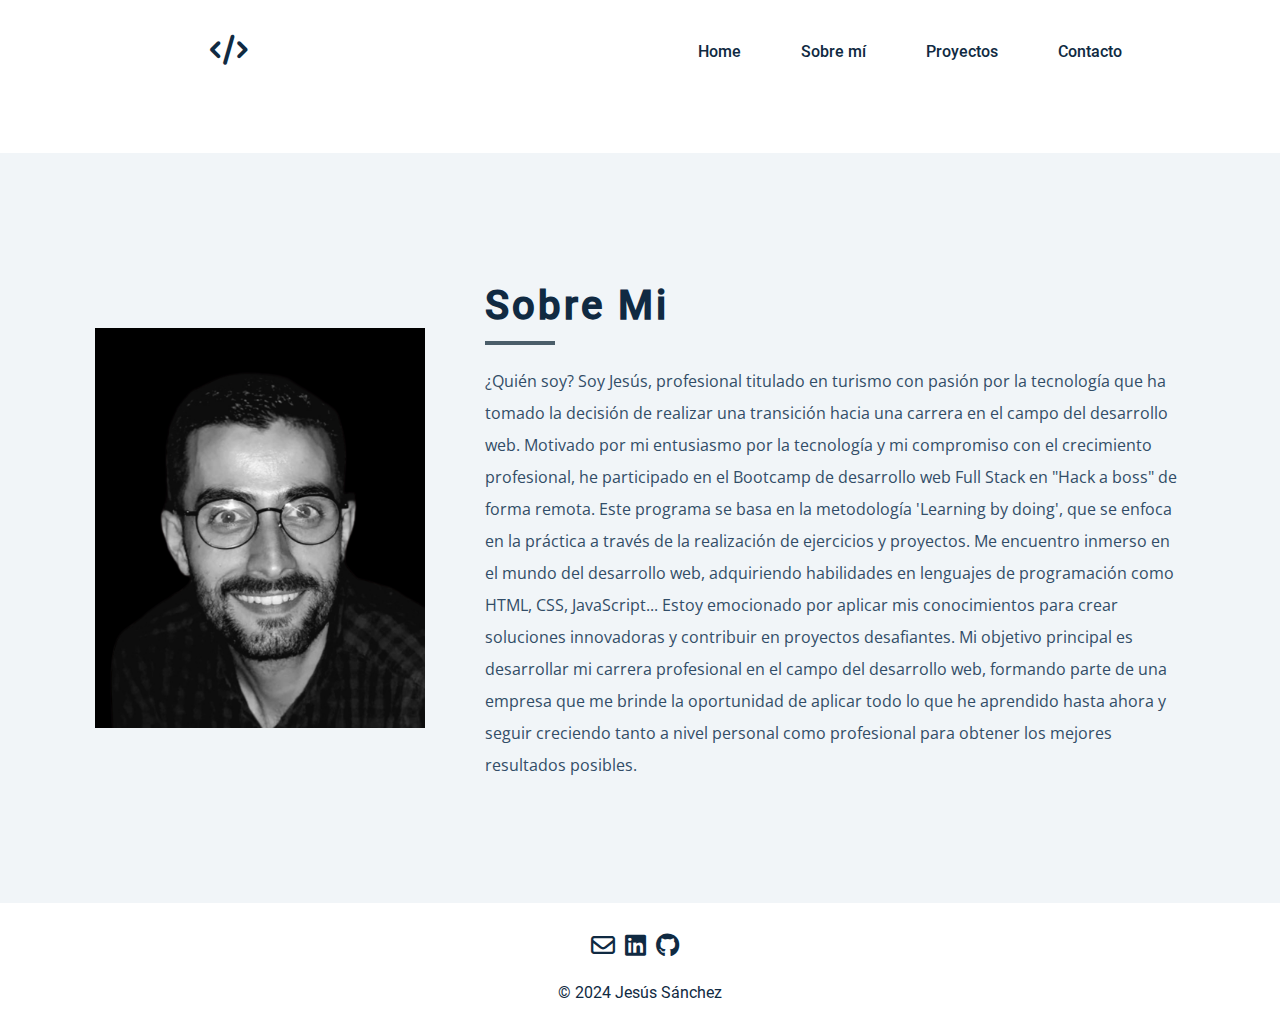
<file: sobre-mi.html>
<!DOCTYPE html>
<html lang="es">
    <head>
        <meta charset="UTF-8" />
        <link rel="icon" href="./assests/img/favicon (4).ico" />
        <meta name="viewport" content="width=device-width, initial-scale=1.0" />



      <link rel="stylesheet" href="./assests/fonts/fontawesome-free-6.1.2-web/css/all.min.css">
        <link rel="stylesheet" href="./assests/fonts/roboto/roboto.css" />
        <link rel="stylesheet" href="./assests/fonts/OpenSans/openSans.css" />

 
        <link rel="stylesheet" href="./assests/css/reset.css" />
        <link rel="stylesheet" href="./assests/css/style.css" />
        <link rel="stylesheet" href="./assests/css/responsive.css"/>

      
        <script src="./js/menuResponsive.js" defer></script>


        <title>Portfolio | Jesus Sanchez</title>
    </head>
    <body>

 <!-- MENU NAVEGACION RESPONSIVE -->

        <div class="menu-responsive">

                <button class="menu-responsive__close">
                    <i
                        class="menu-responsibe__icon-close fa-solid fa-xmark"
                    ></i>
                </button>

            <div class="menu-responsive__body">

                <nav class="menu-responsive__nav">
                                <ul class="menu-responsive__list">
                                    <li class="menu-responsive__item">
                                        <a href="./index.html" class="menu-responsive__link"
                                            >Home</a
                                        >
                                    </li>
        
                                    <li class="menu-responsive__item">
                                        <a href="./sobre-mi.html" class="menu-responsive_link"
                                            >Sobre mí</a
                                        >
                                    </li>
        
                                    <li class="menu-responsive__item">
                                        <a href="./proyectos.html" class="menu-responsive__link"
                                            >Proyectos</a
                                        >
                                    </li>
        
                                    <li class="menu-responsive__item">
                                        <a href="./contacto.html" class="menu-responsive__link"
                                            >Contacto</a
                                        >
                                    </li>
                                </ul>
                            </nav>


            </div>
        </div>
                

<!-- MENU -->

                                <section class="layout__menu">
                                                <div class="menu__navbar">

                                                                <!-- LOGO -->
                                                                <div class="navbar__logo">


                                                                                <i class=" navbar__icon fa-solid fa-code"></i>
                                                                </div>

                                                                <div class="navbar__responsive-btn">
                                                                                <button class="responsive-btn__wrap">
                                                                                    <span class="responsive-btn__line"></span>
                                                                                    <span class="responsive-btn__line"></span>
                                                                                    <span class="responsive-btn__line"></span>
                                                                                </button>
                                                                            </div>


                                                                <!-- NAVEGACION -->
                                                                <div class="navbar__nav">
                                                                                <ul class="nav__list">
                                                                                                <li class="nav__item">
                                                                                                                <a href="./index.html" class="nav__title">Home</a>
                                                                                                </li>

                                                                                                <li class="nav__item">
                                                                                                                <a href="./sobre-mi.html" class="nav__title">Sobre mí</a>
                                                                                                </li>

                                                                                                <li class="nav__item">
                                                                                                                <a href="./proyectos.html" class="nav__title">Proyectos</a>
                                                                                                </li>

                                                                                                <li class="nav__item">
                                                                                                                <a href="./contacto.html" class="nav__title">Contacto</a>
                                                                                                </li>

                                                                                </ul>

                                                                </div>
                                                </div>
                                </section>

                
                                 <!-- SOBRE MI -->

                                 <div class="about__personal-info">

                                                <div class="personal__info-container">

                                                                <div class="personal__info-img">
                                                                                <img
                                                                                src="./assests/img/foto3.png"
                                                                                class="user-info__image"
                                                                                alt="Foto de perfil del usuario"
                                                                                />

                                                                </div>

                                                                <div class="personal__info-content">


                                                                                <h2 class="content__title">Sobre Mi</h2>
                                                                                <div class="content__title--underline"></div>

                                                                                <p class="content__description">
                                                                                                ¿Quién soy? Soy Jesús, profesional titulado en turismo con pasión por la tecnología que ha tomado la decisión de realizar una transición hacia una carrera en el campo del desarrollo web.

                                                                                                Motivado por mi entusiasmo por la tecnología y mi compromiso con el crecimiento profesional, he participado en el Bootcamp de desarrollo web Full Stack en "Hack a boss" de forma remota. Este programa se basa en la metodología 'Learning by doing', que se enfoca en la práctica a través de la realización de ejercicios y proyectos.
                                                                                                
                                                                                                Me encuentro inmerso en el mundo del desarrollo web, adquiriendo habilidades en lenguajes de programación como HTML, CSS, JavaScript... Estoy emocionado por aplicar mis conocimientos para crear soluciones innovadoras y contribuir en proyectos desafiantes.
                                                                                                
                                                                                                Mi objetivo principal es desarrollar mi carrera profesional en el campo del desarrollo web, formando parte de una empresa que me brinde la oportunidad de aplicar todo lo que he aprendido hasta ahora y seguir creciendo tanto a nivel personal como profesional para obtener los mejores resultados posibles.
                                                                                                </p>
                                                                                
                                                                </div>


                                                </div>





                                 </div>




 <!-- FOOTER -->

                                <footer class="layout__footer">
                                                <div class="footer__container">

                                                                <section class="footer__top">
                                                                                <ul class="footer__social">
                                                                                                <li class="social__item">
                                                                                                                <a href="mailto:jesus-sanchezl@outlook.es" class="social__footer">
                                                                                                                                <i class="social__img fa-regular fa-envelope"></i>
                                                                                                                </a>
                                                                                                </li>

                                                                                                <li class="social__item">
                                                                                                                <a href="https://www.linkedin.com/in/jesus-sanchezl/" class="social__footer">
                                                                                                                                <i class="social__img fa-brands fa-linkedin"></i>
                                                                                                                </a>
                                                                                                </li>



                                                                                                <li class="social__item">
                                                                                                                <a href="https://github.com/jesus-sanchezl" class="social__footer">
                                                                                                                                <i class="social__img fa-brands fa-github"></i>
                                                                                                                </a>
                                                                                                </li>

                                                                                </ul>


                                                                </section>


                                                                <section class="footer bottom">
                                                                                <div class="footer__copyrigth">
                                                                                                <span class="coyright__text">
                                                                                                                &copy; 2024 Jesús Sánchez
                                                                                                </span>

                                                                                </div>

                                                                </section>
                                                                
                                                </div>

                                </footer>
</file>
<file: assests/fonts/roboto/roboto.css>
@font-face {
                font-family: "Roboto";
                src: url("./Roboto-Regular.ttf") format(truetype);
                font-weight: 400;
                font-style: normal;
}

@font-face {
                font-family: "Roboto";
                src: url("./Roboto-Thin.ttf") format(truetype);
                font-weight: 100;
                
}

@font-face {
                font-family: "Roboto";
                src: url("./Roboto-Medium.ttf") format(truetype);
                font-weight: 500;
                
}
</file>
<file: assests/fonts/OpenSans/openSans.css>
@font-face {
                font-family: "openSans";
                src: url("./OpenSans-Regular.ttf") format(truetype);
                font-weight: 400;
                font-style: normal;
}

@font-face {
                font-family: "openSans";
                src: url("./OpenSans-Light.ttf") format(truetype);
                font-weight: 100;
                
}

@font-face {
                font-family: "openSans";
                src: url("./OpenSans-Medium.ttf") format(truetype);
                font-weight: 500;
                
}
</file>
<file: assests/css/style.css>
/* VARIABLES */

:root {
    --ff-primary: Roboto, Helvetica, sans-serif;
    --ff-secondary: openSans, Helvetica, sans-serif;

    --color-text-1: #525260;
    --color-text-2: #9dafbf;
    --color-text-3: #617d98;
 
    --color-text-4: #102a42;
    --color-text-5: #324d67;

    --color-bg: #f1f5f8;
    --color-white: #ffffff;

    --color-primary: #4b5e6a;
    --color-bg-btn: #00827f;

    --letter-spacing: 0.3rem;

    --transition: all 300ms ease-in-out;
}




/* ESTILOS GENERALES */

html {
    font-size: 10px;
    overflow-x: hidden;
}

body {
    font-size: 1.6rem;
    min-height: 100vh;
    margin: 0;
    font-family: var(--ff-primary);
    font-weight: 400;
    line-height: 1.5;
    color: var(--color-text-4);
}

/* ESTRUCTURA */

.layout {
    width: 100%;
    min-width: 1200px;
    min-height: 100vh;
}

/* ESTILOS MENU NAVEGACIÓN Y CABECERA DE LA WEB */

.layout__menu {
    width: 90%;
    margin-bottom: 5rem;
    padding: 3.5rem 3rem;
}

.menu__navbar {
    display: flex;
    flex-direction: row;
    justify-content: space-between;
    align-items: center;
}

.navbar__icon {
    margin-left: 180px;
    font-size: 3rem;
}

.nav__list {
    display: flex;
    justify-content: center;
    gap: 6rem;
}

.nav__title {
    position: relative;
    display: inline-block;
    font-weight: 500;
    transition: color var(--transicion);
}

.nav__title:hover {
    color: var(--color-primary);
}

.nav__title::before {
    content: "";
    height: 0.3rem;
    width: 0;
    background-color: var(--color-primary);
    position: absolute;
    bottom: -0.7rem;
    left: 0;
    opacity: 0;
    transition: width 500ms, opacity 500ms;
}

.nav__title:hover::before {
    width: 100%;
    opacity: 1;
}

/* USER-INFO */

.layout__user-info {
    position: relative;
    min-height: 60rem;
    height: 80vh;
    margin: 0 20rem;
    margin-bottom: 15rem;
    padding: 25rem 0 20rem;
}

.user-info__content {
    display: inline-block;
    width: 50%;
    padding: 0 1.5rem;
}

.user-info__name {
    font-size: 4rem;
    color: var(--color-text-4);
    line-height: 1.2;
    letter-spacing: var(--letter-spacing);
    margin-bottom: 1rem;
}

.user-info__name::before {
    content: "";
    height: 0.3rem;
    width: 5rem;
    background-color: var(--color-primary);
    position: absolute;
    top: 24rem;
    opacity: 1;
}

.user-info__job {
    line-height: 1.25;
    color: var(--color-text-2);
    letter-spacing: var(--letter-spacing);
    margin-bottom: 1rem;
}

.user-info__btn {
    display: inline-block;
    margin-top: 1.5rem;
    padding: 0.6rem 1rem;
    background-color: var(--color-primary);
    color: #f5f5f5;
    font-size: 1.4rem;
    font-weight: 400;
    font-family: var(--ff-secondary);
    letter-spacing: var(--letter-spacing);
    text-transform: uppercase;
    text-align: center;
    border-radius: 3px;
    transition: var(--transicion);
}

.user-info__btn:hover {
    background-color: var(--color-bg-btn);
}

.user-info__links {
    display: inline;
    left: 3rem;
}

.links__social {
    width: 15rem;
    margin-top: 2rem;
    text-align: center;
    display: flex;
    flex-direction: row;
    justify-content: space-between;
}

.social__option {
    height: 3rem;
    width: 3rem;
    margin-left: 1rem;
    font-size: 1.8rem;
    line-height: 3.2rem;
    opacity: 0.9;
    border-radius: 3rem;
    transition: var(--transicion);
}

.social__option:hover {
    opacity: 1;
    background-color: var(--color-primary);
    color: #f5f5f5;
}

.user-info__img {
    position: absolute;
    right: -15rem;
    top: 20%;
}

.user-info__img-principal {
    width: 600px;
    height: 400px;
}

/* SERVICIOS  Y OTRAS SECCIONES*/

.layout__services,
.layout__education,
.layout__jobs,
.layout__contact {
    position: relative;
    padding: 80px 0;
    background-color: var(--color-bg);
}

.services__header,
.education__header,
.jobs__header,
.projects__header,
.contact__header {
    margin-bottom: 10rem;
    text-align: center;
}

.services__title,
.education__title,
.jobs__title,
.projects__title,
.contact__title {
    margin-bottom: 1rem;
    font-size: 40px;
    letter-spacing: var(--letter-spacing);
}

.services__title::before,
.education__title::before,
.jobs__title::before,
.project__title::before,
.contact__title::before {
    content: "";
    height: 0.5rem;
    width: 7.5rem;
    background-color: var(--color-primary);
    position: absolute;
    top: 14rem;
    left: 50%;
    transform: translateX(-50%);
}

/* SERVICIOS */

.services__list {
    display: flex;
    flex-wrap: wrap;
    justify-content: space-between;
    margin: 0 40rem;
}

.services__service {
    flex-basis: calc(33.33% - 2rem);
    padding: 5rem 4rem;
    margin-bottom: 4rem;
    background-color: var(--color-white);
    text-align: center;
    transition: var(--transicion);
}

.services__service:hover {
    background-color: var(--color-primary);
    color: var(--color-text-2);
}

.services__service:hover .service__title {
    padding: 0 2rem;
    background-color: var(--color-bg);
    color: var(--color-text-2);
    transition: var(--transicion);
}

.service__content {
    display: flex;
    flex-direction: column;
    align-items: center;
    justify-content: center;
}

.service__icon {
    margin-bottom: 1.5rem;
    font-size: 2.5rem;
}

.service__title {
    position: relative;
    margin-bottom: 2rem;
}

.service__description {
    text-align: justify;
    font-family: var(--ff-secondary);
}

/*  FORMACION  */

.layout__education {
    max-width: 90%;
    background-color: var(--color-white);
}

.timelines__timeline {
    position: relative;
    width: 100%;
    margin-bottom: 1.5rem;
    display: flex;
    flex-direction: row;
}

.timeline__header {
    flex-basis: 30%;
    text-align: right;
    padding-right: 2.5rem;
}

.timeline__year {
    margin-bottom: 1.25rem;
    line-height: 1.5rem;
    font-size: 1.6rem;
    font-weight: 400;
    font-family: var(--ff-secondary);
    color: var(--color-text-primary);
    letter-spacing: var(--letter-spacing);
}

.timeline__compay {
    display: block;
    font-size: 1.6rem;

    color: var(--color-text-secondary);
}

.timeline__description {
    width: 70%;
    padding-left: 2.5rem;
    padding-right: 1.5rem;
}

.timeline__title {
    margin-bottom: 0.3rem;
    font-size: 1.6rem;
    font-weight: 500;
    letter-spacing: var(--letter-spacing);
    color: var(--color-text-primary);
}

.timeline__text {
    font-size: 1.6rem;
    margin-bottom: 1rem;
}

.timeline__divider {
    position: absolute;
    top: 0;
    left: 30%;
    bottom: -18px;
    width: 1px;
    height: auto;
    background-color: var(--color-bg);
}

.timeline__divider::before {
    content: "";
    position: absolute;
    margin-top: 0.4rem;
    margin-left: -0.8rem;
    width: 1.7rem;
    height: 1.7rem;
    background-color: var(--color-text-secondary);
    border-radius: 10rem;
    opacity: 0.25;
}

.timeline__divider::after {
    content: "";
    position: absolute;
    margin-top: 0.8rem;
    margin-left: -0.45rem;
    width: 0.9rem;
    height: 0.9rem;
    background-color: var(--color-white);
    border-radius: 10rem;
    border: 2px solid var(--color-primary);
    opacity: 1;
}

/* EXPERIENCIA */

.job__timelines {
    max-width: 90%;
}

.timeline__divider--job {
    position: absolute;
    top: 0;
    left: 30%;
    bottom: -18px;
    width: 1px;
    height: auto;
    background-color: var(--color-white);
}

.timeline__divider--job::before {
    content: "";
    position: absolute;
    margin-top: 0.4rem;
    margin-left: -0.8rem;
    width: 1.7rem;
    height: 1.7rem;
    background-color: var(--color-text-secondary);
    border-radius: 10rem;
    opacity: 0.25;
}

.timeline__divider--job::after {
    content: "";
    position: absolute;
    margin-top: 0.8rem;
    margin-left: -0.45rem;
    width: 0.9rem;
    height: 0.9rem;
    background-color: var(--color-white);
    border-radius: 10rem;
    border: 2px solid var(--color-primary);
    opacity: 1;
}

/* PROYECTOS */

.layout__projects {
    position: relative;
    padding: 80px 20rem;
    background-color: var(--color-white);
}

.projects__all {
    display: flex;
    flex-wrap: wrap;
    justify-content: center;
    gap: 4rem;
}

.project__container-img {
    width: 100%;
    border-radius: 3 rem 3rem 0 0;
    overflow: hidden;
}

.project__img {
    width: 400px;
    height: 300px;
    border: 20px solid #e8edf0;
    transition: all 600ms ease-in-out;
}

.projects__project:hover .project__img {
    transform: scale(1.2);
}

.project__content {
    padding: 3rem 4rem;
    background-color: #e8edf0;
    border-radius: 0 0 30px 30px;
}




.project__content--section:hover {
                background-color:#e8edf0;
                
}

.project__title {
    font-size: 2.2rem;
    font-weight: 400;
    line-height: 1.2;
    margin-bottom: 1rem;
    transition: var(--transicion);
}

.project__title:hover,
.project__icon-github:hover {
    color: var(--color-bg-btn);
}

.project__tags {
    font-size: 1.5rem;
}

.project__icon {
    text-align: right;
}

.project__icon-github {
    font-size: 2rem;
}

/* CONTACTO */

.contact__container {
    display: flex;
    flex-direction: column;
    align-items: center;
    justify-content: center;
}

.contact__form {
    width: 600px;
    padding: 50px;
    background-color: var(--color-white);
    text-align: center;
}

.form__group {
    position: relative;
    margin-bottom: 3rem;
}

.form__input {
    position: relative;
    width: 100%;
    height: 4.2rem;
    display: block;
    font-size: 1.5rem;
    padding: 1rem 1.2rem;
    outline: none;
    box-shadow: 0 1rem 1rem -8px rgba(0, 0, 0, 0.1);
    background-color: var(--color-bg);
    border: none;
}

.form__input:focus {
    border: 0.2rem solid var(--color-text-grey);
}

.form__label {
    position: absolute;
    top: 1rem;
    left: 1.5rem;
    color: var(--color-text-grey);
    transition: all 300ms ease-in-out;
    pointer-events: none;
}

.form__input:focus ~ label,
.form__input:not(:placeholder-shown) ~ label {
    top: -2rem;
    left: 0;
    z-index: 1;
    font-size: 1.3rem;
    color: var(--color-bg-btn);
}

.form__input::-webkit-input-placeholder {
    color: transparent;
}

.form__input--textarea {
    width: 500px;
    height: 100px;
    display: block;
    resize: none;
}

.form__button {
    width: 600px;
    padding: 1rem 3rem;
    font-size: 1.5rem;
    background-color: var(--color-primary);
    color: #f5f5f5;
    font-size: 1.4rem;
    font-weight: 400;
    font-family: var(--ff-secondary);
    letter-spacing: var(--letter-spacing);
    text-transform: uppercase;
    text-align: center;
    cursor: pointer;
    transition: var(--transicion);
}

.form__button:hover {
    background-color: var(--color-bg-btn);
}

/* FOOTER */

.layout__footer {
    background-color: var(--color-white);
    text-align: center;
    padding: 20px 0;
}

.footer__container {
    display: flex;
    flex-direction: column;
    align-items: center;
}

.footer__top {
    margin-bottom: 20px;
}

.footer__social {
    list-style: none;
    padding: 0;
    display: flex;
}

.social__item {
    margin-right: 10px;
}

.social__footer {
    text-decoration: none;
}

.social__img {
    font-size: 24px;
}

.footer__bottom {
    display: flex;
    align-items: center;
}

.footer__copyrigth {
    flex-grow: 1;
}

.copyright__text {
    display: block;
    margin-top: 10px;
}

/* BOTON SCROLL */

.layout__button {
    display: none;
    position: fixed;
    right: 20px;
    bottom: 50px;
    background-color: var(--color-primary);
    color: var(--color-bg);
    width: 30px;
    height: 30px;
    border-radius: 50%;
    cursor: pointer;
}

/* SOBRE MI */

.about__personal-info {
    display: flex;
    justify-content: center;
    align-items: center;
    background-color: var(--color-bg);
    height: 750px;
    margin-bottom: 1rem;
}

.personal__info-container {
    display: flex;
    align-items: center;
    gap: 60px;
}

.personal__info-img img {
    max-width: 100%;
    height: 400px;

    flex-basis: 30%;
}

.content__title {
    font-size: 4rem;
    color: var(--color-text-4);
    letter-spacing: var(--letter-spacing);
}

.content__title--underline {
    width: 70px;
    color: var(--color-primary);
    border-bottom: 4px solid var(--color-primary);
    padding-bottom: 5px;
    margin-bottom: 20px;
}

.content__description {
    width: 700px;
    flex-basis: 70%;
    font-family: var(--ff-secondary);
    color: var(--color-text-5);
    line-height: 2;
}

/* PROYECTOS SECTION */

.layout__projects--section {
    position: relative;
    padding: 80px 20rem;
    background-color: var(--color-bg);
}

.project__content--section {
    padding: 3rem 4rem;
    background-color: var(--color-white);
    border-radius: 0 0 30px 30px;
}

/*  NAVEGACIÓN RESPONSIVE*/

.navbar__responsive-btn {
    display: none;
}

.responsive-btn__wrap {
    height: 5rem;
    width: 5rem;
    background-color: var(--color-primary);
    border: none;
    border-radius: 3.2rem;
    transition: var(--transicion);
    cursor: pointer;
    display: flex;
    flex-direction: column;
    align-items: center;
    justify-content: center;
}

.responsive-btn__line {
    width: 2rem;
    height: 0.2rem;
    background-color: var(--color-bg);
    margin-bottom: 0.4rem;
    border-radius: 1rem;
    transition: var(--transicion);
}

.responsive-btn__line:last-child {
    width: 1rem;
    margin-bottom: 0;
    margin-right: -1rem;
}

.menu-responsive {
    visibility: hidden;
    opacity: 0;

    position: fixed;
    top: 0;
    left: -300px;
    z-index: 10;
    width: 100%;
    height: 100%;
    background-color: var(--color-bg);
    transition: all 800ms ease-in-out;
}

.menu-responsive--show {
    visibility: visible;
    opacity: 1;
    left: 0;
}

.menu-responsive__close {
    position: fixed;
    right: 120px;
    top: 20px;
    margin-top: 20px;
    margin-right: 20px;
    background-color: transparent;
    border: none;
    color: var(--color-primary);
    font-size: 3.5rem;
    cursor: pointer;
}

.menu-responsive__list {
    display: block;
    height: 100%;
    padding-top: 20rem;
    overflow: auto;
    transition: all 800ms ease-in-out;
}

.menu-responsive__item {
    height: 9rem;
    text-align: center;
    font-size: 2.5rem;
    text-transform: capitalize;
    font-family: var(--ff-secondary);
    letter-spacing: var(--letter-spacing);
}

.menu-responsive__item:hover {
    color: var(--color-bg-btn);
}

::selection {
    background-color: var(--color-primary);
    color: var(--color-white);
}
</file>
<file: assests/css/responsive.css>
@media (max-width: 1780px) {

                .services__list {
                    margin: 0 20rem;
                }
}
            
            
@media (max-width: 1700px) {
            
.layout__projects {
                                            
                padding: 60px 10rem;
                                            
                }
            
}
            
@media (max-width: 1600px) {

                .timeline__header {
                                margin-left: 10rem;
                }
            
                .timeline__divider,
                .timeline__divider--job {
                    left: 35%;
                }
                                        
                            
}
            
            
            
@media (max-width: 1390px) {
                .services__list {
                    margin: 0 10rem;
                }
            
                .timeline__divider,
                .timeline__divider--job {
                        left: 36%;
                }
            
}


            
@media (max-width: 1200px) {
            
                .layout {
                            min-width: auto;
                 
                }

                .navbar__nav,
                .navbar__icon {
                                display: none;
                }

                .navbar__responsive-btn {
                                display: block;
                }
            
                .layout__user-info {
                            display: flex;
                            align-items: center;
                            justify-content: center;
                }
            
                .user-info__name::before {
                                            
                            top: 25rem;
                                            
                }
            
                .links__social {
                            display: none;
                }
            
                .user-info__img-principal {
                            display: none;
                }
                
                .services__list {
                                            flex-direction: column;
                }

                .personal__info-container {
                                flex-direction: column;
                                
                
                }

                .personal__info-img img {
                                
                                height: 100px;
                            
                                
                            }
                            
                        
}
            
            
@media (max-width: 1100px) {
            
            .user-info__name {
                            font-size: 3rem;
            }
            
            .timeline__divider,
            .timeline__divider--job {
                    left: 37%;
            }
}
            
            
@media (max-width: 1000px) {
            
                .timeline__divider,
                .timeline__divider--job {
                        left: 38%;
                }
            
}
            

            
            
            
            
@media (max-width: 960px) {
                            
            .layout__user-info {
                            margin: 0;
                            padding: 0;
            }
            
            .user-info__name::before {
                                            
                            top: 23rem;
                            
                        }
            
                        .user-info__name {
                            font-size: 2.5rem;
                        }
            
                        .timeline__divider,
                        .timeline__divider--job {
                                left: 39%;
                        }
}



@media (max-width: 800px) {
            
                .timeline__divider,
                .timeline__divider--job {
                        left: 40%;
                }

                .personal__info-img img {
                                
                                display: none;
                            
                                
                            }

                .content__description {
                                width: 600px;
                                overflow: hidden;
                            }

}

@media (max-width:700px) {
            
                                            
                .timeline__divider,
                .timeline__divider--job {
                        left: 41%;
                }

                 .contact__form {
                                padding:  5rem 5rem;
                 }

                 .content__description {
                                width: 500px;
                                overflow: hidden;
                            }


                
}


@media (max-width:650px) {
            

                 .timeline__divider,
                .timeline__divider--job {
                        left: 42%;
                }




}

@media (max-width:600px) {
            
                .timeline__divider,
                .timeline__divider--job {
                        left: 43%;
                }
                                            

}
            
            
            
@media (max-width: 570px) {
            
                            .user-info__name::before {
                                            
                                            display: none;
                                            
                                        }

                                        .timeline__divider,
                                        .timeline__divider--job {
                                                display: none;
                                        }
            
}
</file>
